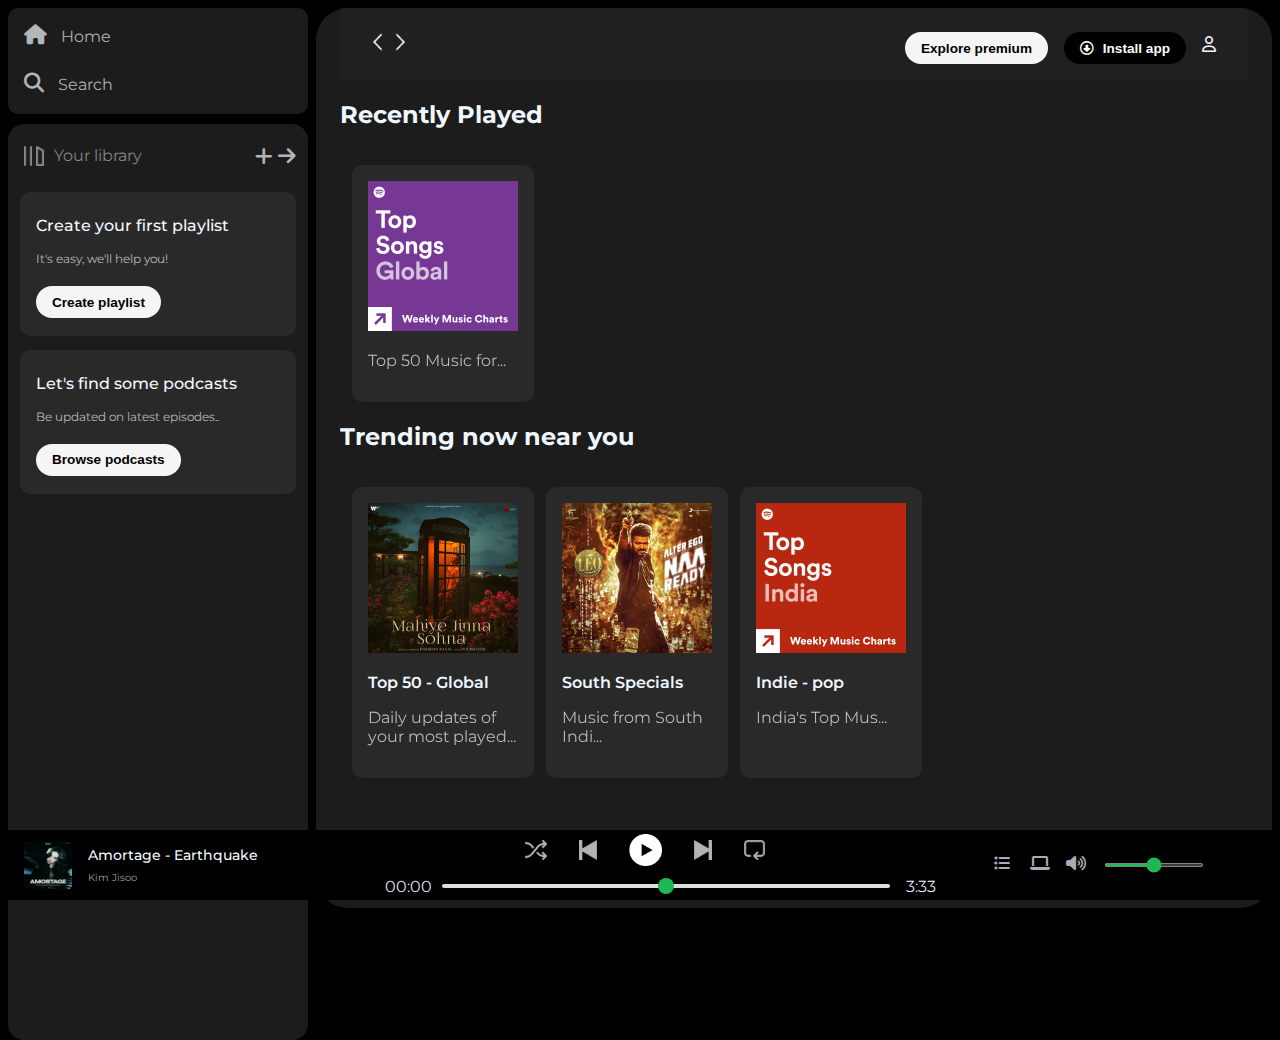
<file: index.html>
<!DOCTYPE html>
<html lang="en">
<head>
    <meta charset="UTF-8">
    <meta name="viewport" content="width=device-width, initial-scale=1.0">
    <title>Spotify - Music player for everyone...</title>
    <link rel="preconnect" href="https://fonts.googleapis.com">
    <link rel="preconnect" href="https://fonts.gstatic.com" crossorigin>
    <link href="https://fonts.googleapis.com/css2?family=Montserrat:ital,wght@0,100..900;1,100..900&display=swap" rel="stylesheet">
    <link rel="stylesheet" href="style.css"/>
    <link rel="icon" href="logo.png">
    <link rel="stylesheet" href="https://cdnjs.cloudflare.com/ajax/libs/font-awesome/6.7.2/css/all.min.css" integrity="sha512-Evv84Mr4kqVGRNSgIGL/F/aIDqQb7xQ2vcrdIwxfjThSH8CSR7PBEakCr51Ck+w+/U6swU2Im1vVX0SVk9ABhg==" crossorigin="anonymous" referrerpolicy="no-referrer"/>
</head>
<body>
    <div class="main">
        <div class="sidebar">
            <div class="nav">
                <div class="nav-options">
                <i class="fa-solid fa-house"></i>
                <a>Home</a>
                </div>
                <div class="nav-options">
                 <i class="fa-solid fa-magnifying-glass"></i>
                 <a>Search</a>
                </div>
            </div>
            <div class="library">
                <div class="options">
                <div class="lib-options nav-options">
                <img src="library_icon.png">
                <a>Your library</a>
                </div>
                <div id="lib-icons">
                <i class="fa-solid fa-plus"></i>
                <i class="fa-solid fa-arrow-right"></i>
                </div>
                </div>
                 <div class="lib-box">
                 <div class="box">
                    <p class="box-p1">Create your first playlist</p>
                    <p class="box-p2">It's easy, we'll help you!</p>
                    <button class="badge">Create playlist</button>
                 </div>
                 <div class="box">
                    <p class="box-p1">Let's find some podcasts</p>
                    <p class="box-p2">Be updated on latest episodes..</p>
                    <button class="badge">Browse podcasts</button>
                 </div>
                 </div>
            </div>
        </div>
        <div class="main-content">
            <div class="sticky-nav">
                <div class="sticky-nav-icons">
                <img src="backward_icon.png">
                <img src="forward_icon.png" class="hide">
                </div> 
                <div class="sticky-nav-options">
                <button class="badge nav-item hide">Explore premium</button>
                <button class="badge nav-item dark-badge"> <i class="fa-regular fa-circle-down" style="margin-right: 5px;"></i> Install app</button>
                <i class="fa-regular fa-user nav-item"></i>
                </div>
            </div>

                <h2>Recently Played</h2>
                <div class="cards-container">
                    <div class="card">
                        <img src="card5img.jpeg">
                        <p class="card-title"></p>
                        <p class="card-info">Top 50 Music for... </p>
                    </div>
                </div>
                <h2>Trending now near you</h2>
                <div class="cards-container">
                    <div class="card">
                        <img src="card2img.jpeg">
                        <p class="card-title">Top 50 - Global</p>
                        <p class="card-info">Daily updates of your most played... </p>
                    </div>
                    <div class="card">
                        <img src="card4img.jpeg">
                        <p class="card-title">South Specials</p>
                        <p class="card-info">Music from South Indi...</p>
                    </div>
                    <div class="card">
                        <img src="card6img.jpeg">
                        <p class="card-title">Indie - pop</p>
                        <p class="card-info">India's Top Mus...</p>
                    </div>
                </div>
                <br><br>
                  <p class="footer"> ____________________________________________________________________________________ </p>
                  <p class="footer">Made with &hearts; by Akshara</p>
                <br><br><br><br>
        </div>
        <div class="music-player">
            <div class="album">
                <img src="album.jpeg" class="albumimg">
                <div class="track-details">
                <div class="track-title">Amortage - Earthquake</div>
                <div class="track-artist">Kim Jisoo</div>
                </div>
            </div>
            <div class="player">
                <div class="player-controls">
                    <img src="player_icon1.png" class="icons">
                    <img src="player_icon2.png" class="icons">
                    <img src="player_icon3.png" style="height: 2rem;">
                    <img src="player_icon4.png" class="icons">
                    <img src="player_icon5.png" class="icons">
                </div>
                <div class="playback">
                    <span class="currTime">00:00</span>
                    <input class="progress-bar"type="range" min="0" max="100" step="2">
                    <span class="totalTime">3:33</span>
                </div>
            </div>
            <div class="controls">
                <i class="fas fa-list-ul player-cons"></i>
                <i class="fas fa-laptop player-cons"></i>
                <i class="fas fa-volume-up player-cons"></i>
                <input type="range" class="volume-slider" min="0" max="100">
            </div>
        </div>
    </div>
</body>
</html>
</file>
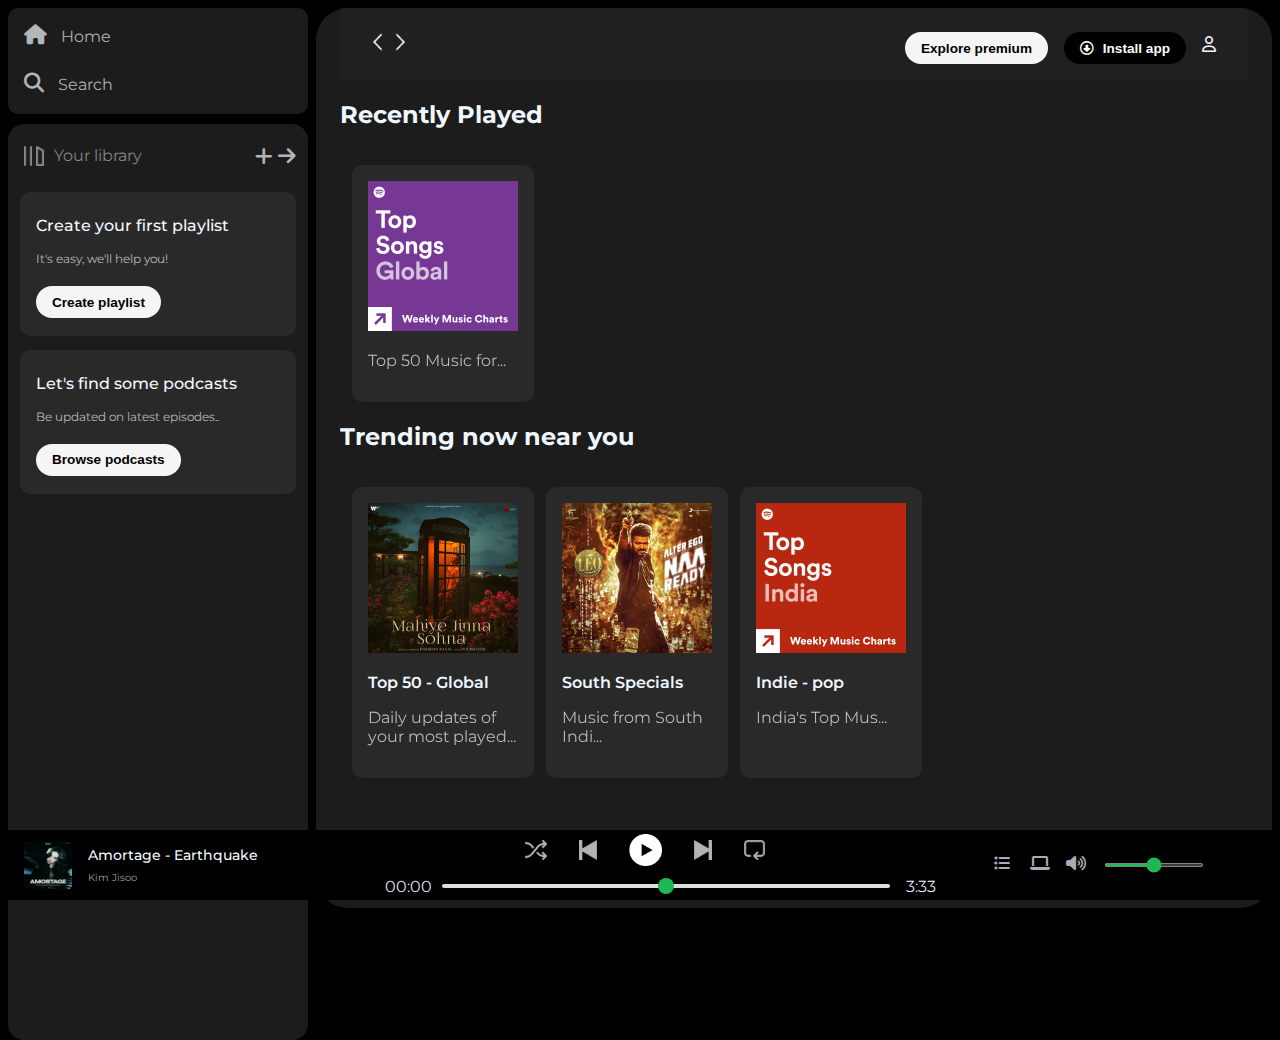
<file: spotify.html>
<!DOCTYPE html>
<html lang="en">
<head>
    <meta charset="UTF-8">
    <meta name="viewport" content="width=device-width, initial-scale=1.0">
    <title>Spotify - Music player for everyone...</title>
    <link rel="preconnect" href="https://fonts.googleapis.com">
    <link rel="preconnect" href="https://fonts.gstatic.com" crossorigin>
    <link href="https://fonts.googleapis.com/css2?family=Montserrat:ital,wght@0,100..900;1,100..900&display=swap" rel="stylesheet">
    <link rel="stylesheet" href="style.css"/>
    <link rel="icon" href="logo.png">
    <link rel="stylesheet" href="https://cdnjs.cloudflare.com/ajax/libs/font-awesome/6.7.2/css/all.min.css" integrity="sha512-Evv84Mr4kqVGRNSgIGL/F/aIDqQb7xQ2vcrdIwxfjThSH8CSR7PBEakCr51Ck+w+/U6swU2Im1vVX0SVk9ABhg==" crossorigin="anonymous" referrerpolicy="no-referrer"/>
</head>
<body>
    <div class="main">
        <div class="sidebar">
            <div class="nav">
                <div class="nav-options">
                <i class="fa-solid fa-house"></i>
                <a>Home</a>
                </div>
                <div class="nav-options">
                 <i class="fa-solid fa-magnifying-glass"></i>
                 <a>Search</a>
                </div>
            </div>
            <div class="library">
                <div class="options">
                <div class="lib-options nav-options">
                <img src="library_icon.png">
                <a>Your library</a>
                </div>
                <div id="lib-icons">
                <i class="fa-solid fa-plus"></i>
                <i class="fa-solid fa-arrow-right"></i>
                </div>
                </div>
                 <div class="lib-box">
                 <div class="box">
                    <p class="box-p1">Create your first playlist</p>
                    <p class="box-p2">It's easy, we'll help you!</p>
                    <button class="badge">Create playlist</button>
                 </div>
                 <div class="box">
                    <p class="box-p1">Let's find some podcasts</p>
                    <p class="box-p2">Be updated on latest episodes..</p>
                    <button class="badge">Browse podcasts</button>
                 </div>
                 </div>
            </div>
        </div>
        <div class="main-content">
            <div class="sticky-nav">
                <div class="sticky-nav-icons">
                <img src="backward_icon.png">
                <img src="forward_icon.png" class="hide">
                </div> 
                <div class="sticky-nav-options">
                <button class="badge nav-item hide">Explore premium</button>
                <button class="badge nav-item dark-badge"> <i class="fa-regular fa-circle-down" style="margin-right: 5px;"></i> Install app</button>
                <i class="fa-regular fa-user nav-item"></i>
                </div>
            </div>

                <h2>Recently Played</h2>
                <div class="cards-container">
                    <div class="card">
                        <img src="card5img.jpeg">
                        <p class="card-title"></p>
                        <p class="card-info">Top 50 Music for... </p>
                    </div>
                </div>
                <h2>Trending now near you</h2>
                <div class="cards-container">
                    <div class="card">
                        <img src="card2img.jpeg">
                        <p class="card-title">Top 50 - Global</p>
                        <p class="card-info">Daily updates of your most played... </p>
                    </div>
                    <div class="card">
                        <img src="card4img.jpeg">
                        <p class="card-title">South Specials</p>
                        <p class="card-info">Music from South Indi...</p>
                    </div>
                    <div class="card">
                        <img src="card6img.jpeg">
                        <p class="card-title">Indie - pop</p>
                        <p class="card-info">India's Top Mus...</p>
                    </div>
                </div>
                <br><br>
                  <p class="footer"> ____________________________________________________________________________________ </p>
                  <p class="footer">Made with &hearts; by Akshara</p>
                <br><br><br><br>
        </div>
        <div class="music-player">
            <div class="album">
                <img src="album.jpeg" class="albumimg">
                <div class="track-details">
                <div class="track-title">Amortage - Earthquake</div>
                <div class="track-artist">Kim Jisoo</div>
                </div>
            </div>
            <div class="player">
                <div class="player-controls">
                    <img src="player_icon1.png" class="icons">
                    <img src="player_icon2.png" class="icons">
                    <img src="player_icon3.png" style="height: 2rem;">
                    <img src="player_icon4.png" class="icons">
                    <img src="player_icon5.png" class="icons">
                </div>
                <div class="playback">
                    <span class="currTime">00:00</span>
                    <input class="progress-bar"type="range" min="0" max="100" step="2">
                    <span class="totalTime">3:33</span>
                </div>
            </div>
            <div class="controls">
                <i class="fas fa-list-ul player-cons"></i>
                <i class="fas fa-laptop player-cons"></i>
                <i class="fas fa-volume-up player-cons"></i>
                <input type="range" class="volume-slider" min="0" max="100">
            </div>
        </div>
    </div>
</body>
</html>
</file>
<file: style.css>
body {
    font-family: 'Montserrat', sans-serif;
    font-weight: 350;
    margin: 0;
    background-color: black;
    color: aliceblue;
    overflow: hidden;
    padding: 0;
    box-sizing: border-box;
}

.main {
    display: flex;
    height: 100vh;
    padding: 0.5rem;
}
.sidebar {
    width: 300px;
    border-radius: 2rem;
    background-color: black;
    margin-right: 0.5rem;
}
.main-content {
    background-color: #1d1c1c;
    flex: 1;
    border-radius: 2rem;
    overflow: auto;
    padding: 0 1.5rem 0 1.5rem;
}
.music-player {
    background-color: black;
    position: fixed;
    bottom: 0%;
    width: 100%;
    height: 70px;
}
a {
    color: white;
}
.nav {
    background-color: #1d1c1c;
    border-radius: 10px;
    display: flex;
    flex-direction: column;
    justify-content: center;
    height: 90px;
    padding: 0.5rem 0.75rem;
}
.nav-options {
    line-height: 2.5rem;
    opacity: 0.7;
    padding: 4px;
}
.nav-options:hover {
    opacity: 1;
}
.nav-options i {
    font-size: 1.25rem;
}
.nav-options a {
    font-size: 1rem;
    margin-left: 10px;
}
.library {
    background-color: #1d1c1c;
    border-radius: 1rem;
    height: 100%;
    margin-top: 0.65rem;
    padding: 0.5rem 0.75rem;
}
.lib-options {
    display: flex;
    justify-content: space-between;
    align-items: center;
}
.lib-options img {
    height: 1.25rem;
    width: 1.25rem;
}
.options{
    font-size: 1.25rem;
    opacity: 0.7;
    display: flex;
    justify-content: space-between;
    align-items: center;

}
.options:hover{
    font-size: 1.25rem;
    opacity: 1;    
}
.box {
    height: 8rem;
    background-color:  #292929;
    border-radius: 10px;
    margin: 0.75rem 0 0.85rem 0;
    padding: 0.5rem 1rem;
}
.box-p1 {
    font-size: 1rem;
    font-weight: 500;
}
.box-p2 {
    font-size: 0.75rem;
    opacity: 0.75;
}
.badge {
    background-color: whitesmoke;
    border: none;
    border-radius: 100px;
    padding: 0.25rem 1rem;
    font-weight: 600;
    margin-top: 0.5rem;
    font-size: 0.85rem;
    height: 2rem;
    width: fit-content;
}
.dark-badge {
        background-color: black;
        color: white;
}
.sticky-nav {
    position: sticky;
    top: 0;
    background-color: rgb(32, 32, 32);
    display: flex;
    justify-content: space-between;
    align-items: center;
    padding: 1rem;
}
.sticky-nav-icons img {
   height: 1.25rem;
   width: 1.2rem;
}
.sticky-nav-icons {
    margin-left: 0.75rem;
}
.sticky-nav-options {
    display: flex;
    justify-content: center;
    align-items: center;
}
.nav-item {
    margin-right: 1rem;
}
@media (max-width: 1000px) {
    .hide {
        display: none;
    }
}
.card {
    background-color:  #292929;
    width: 150px;
    border-radius: 10px;
    padding: 1rem;
    margin-left: 0.75rem;
    margin-top: 1rem;
}
.cards-container {
    display: flex;
    flex-wrap: wrap;
}
.card img {
    width: 100%;
}
.card-title {
    font-weight: 600;
}
.card-info {
    font-size: 0.75;
    opacity: 0.75;
}
.footer {
    text-align: center;
}
.music-player {
    display: flex;
    justify-content: space-between;
    align-items: center;
}
.player {
   width: 50%;
}
.player-controls {
    display: flex;
    justify-content: center;
    align-items: center;
}
.player-controls img {
    height: 1.25rem;
    margin-right: 2rem;
}
.icons {
    opacity: 0.7;
}
.icons:hover {
    opacity: 1;
}
.playback {
    display: flex;
    justify-content: center;
    align-items: center;
}
.progress-bar {
    width: 70%;
    appearance: none;
    background-color: transparent;
    cursor: pointer;
    margin-top: 0.75rem;
}
.progress-bar::-webkit-slider-runnable-track {
    background-color: #ddd;
    border-radius: 100px;
    height: 0.2rem;
}
.progress-bar::-webkit-slider-thumb {
    appearance: none;   
    height: 1rem;
    width: 1rem;
    background-color: #1db954;
    border-radius: 50%;
    margin-top: -6px;
}
.currTime {
    margin-top: 0.65rem;
    margin-right: 0.5rem;
}
.totalTime {
    margin-top: 0.65rem;
    margin-left: 0.9rem;
}
.album {
    width: 25%;
    display: flex;
    align-items: center;
}
.album img {
    height: 3rem;
    width: 3rem;
    border-radius: 0.25rem;
    margin-right: 1rem;
    margin-left: 1rem;
}
.track-details {
    display: flex;
    flex-direction: column;
}
.track-title {
    font-size: 0.9rem;
    font-weight: 500;
    font-size: 0.90rem;
    margin-bottom: 0.40rem;
    opacity: 1;
}
.track-artist {
    opacity: 0.7;
    font-size: 0.65rem;
}
.controls {
    width: 23%;
    display: flex;
    align-items: center;
    gap: 1rem;
}
.player-cons {
    height: 1.25rem;
    width: 1.25rem;
    cursor: pointer;
    transition: transform 0.2s ease;
    opacity: 0.7;
}
.player-cons:hover {
   opacity: 1;
}
.volume-slider {
    width: 100px;
    height: 4px;
    accent-color: #1db954;
    cursor: pointer;
  }
</file>
